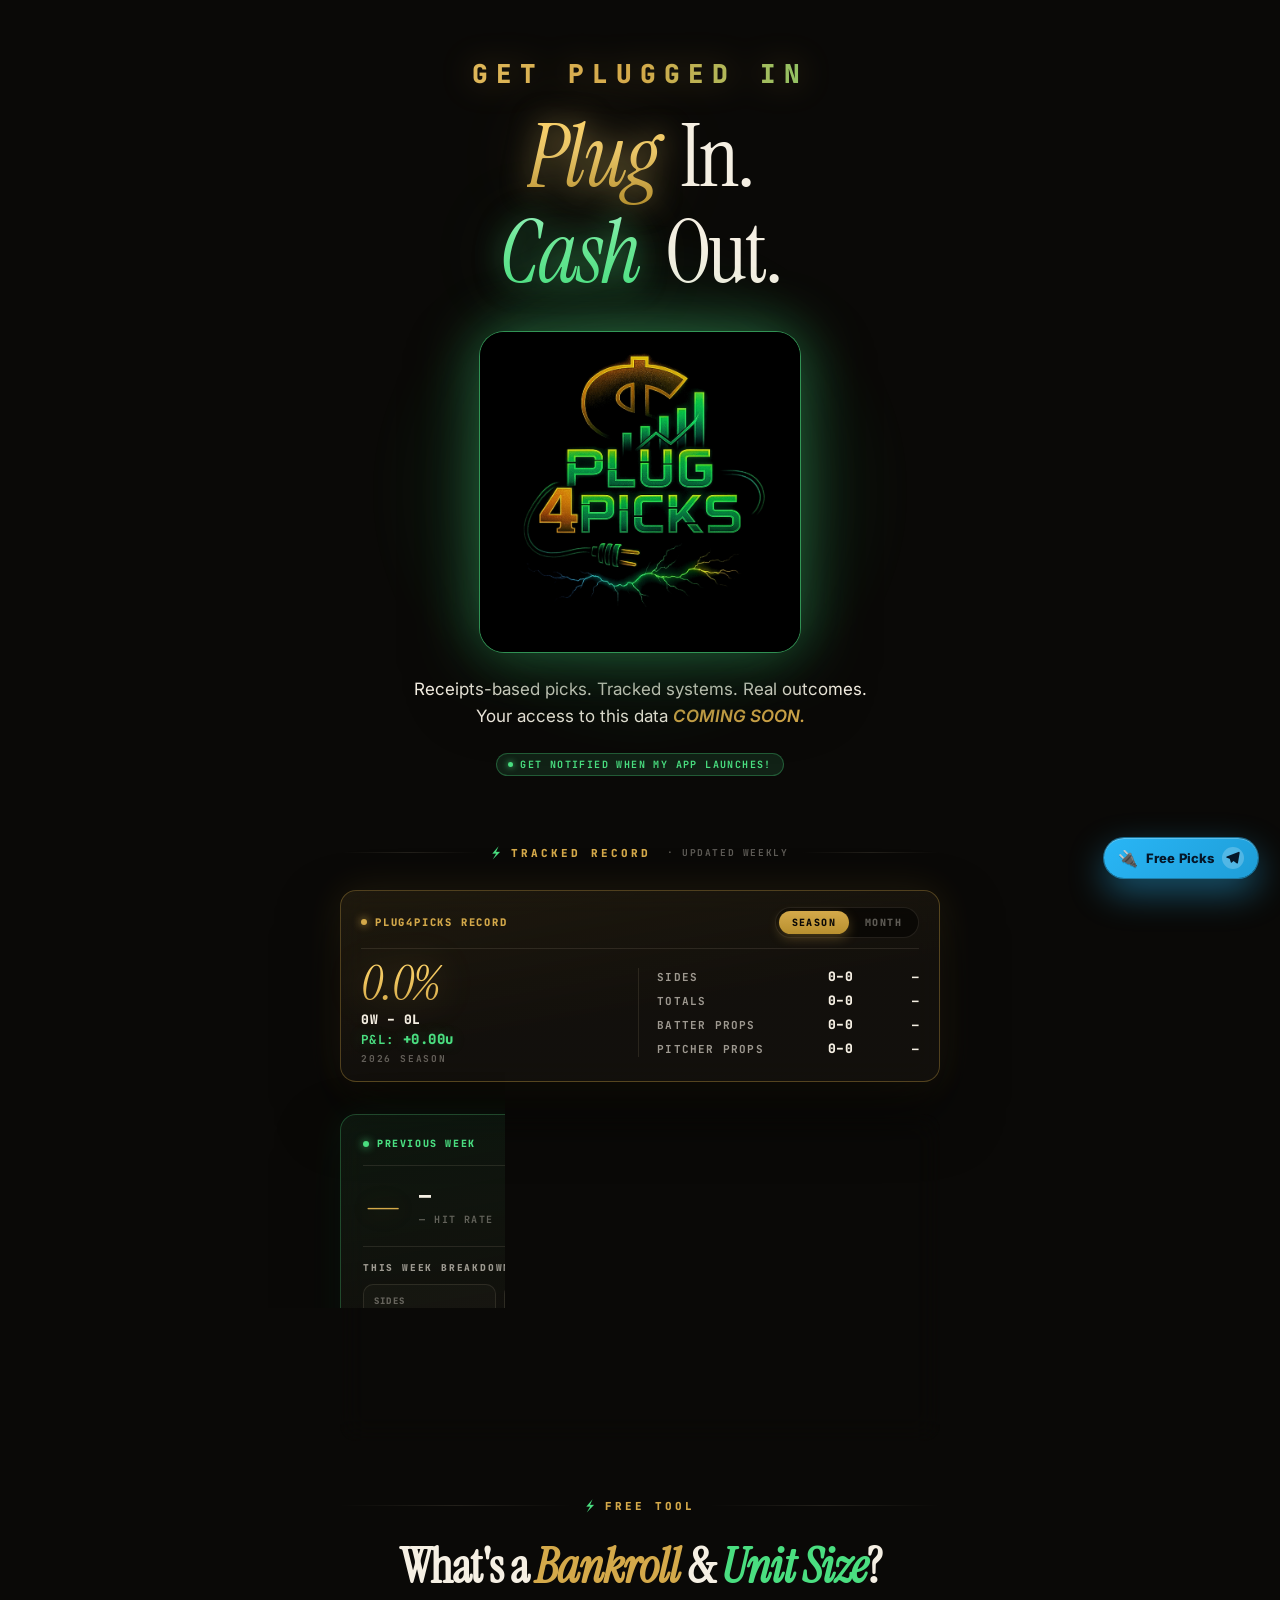
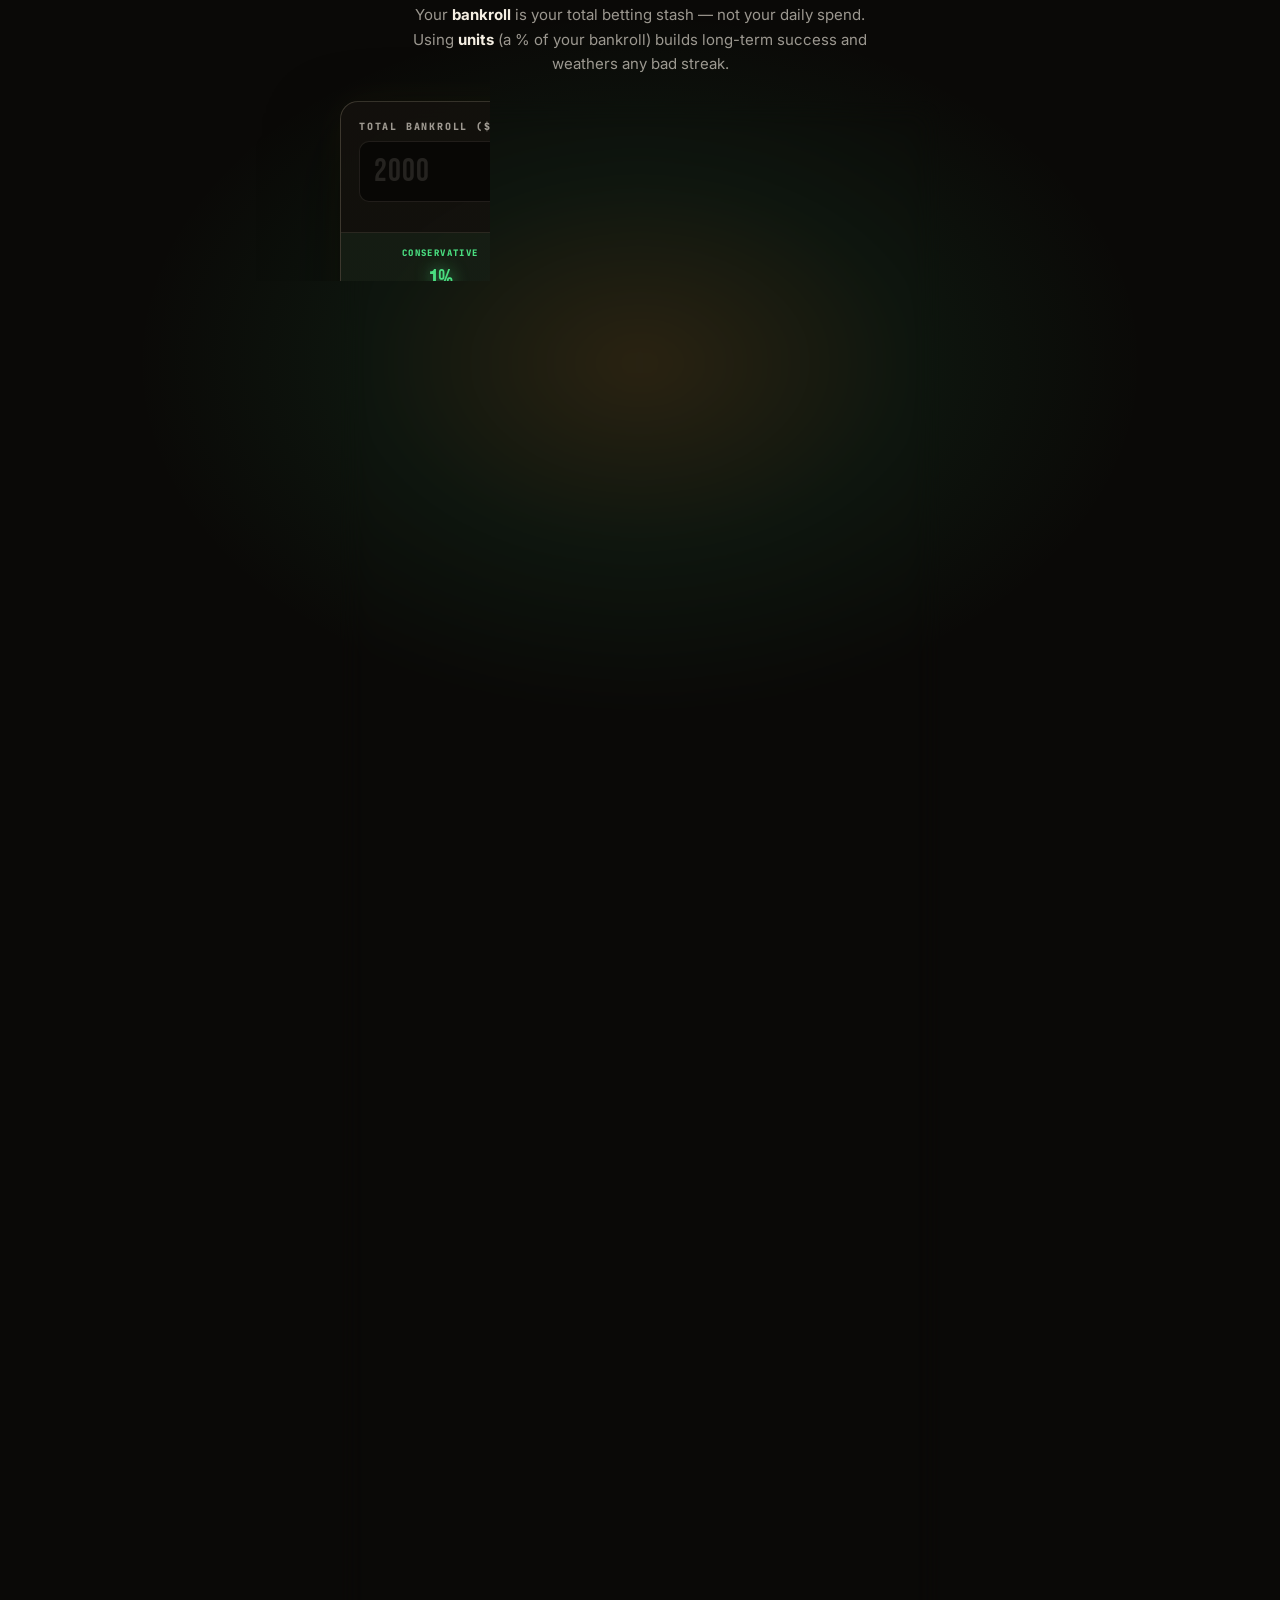
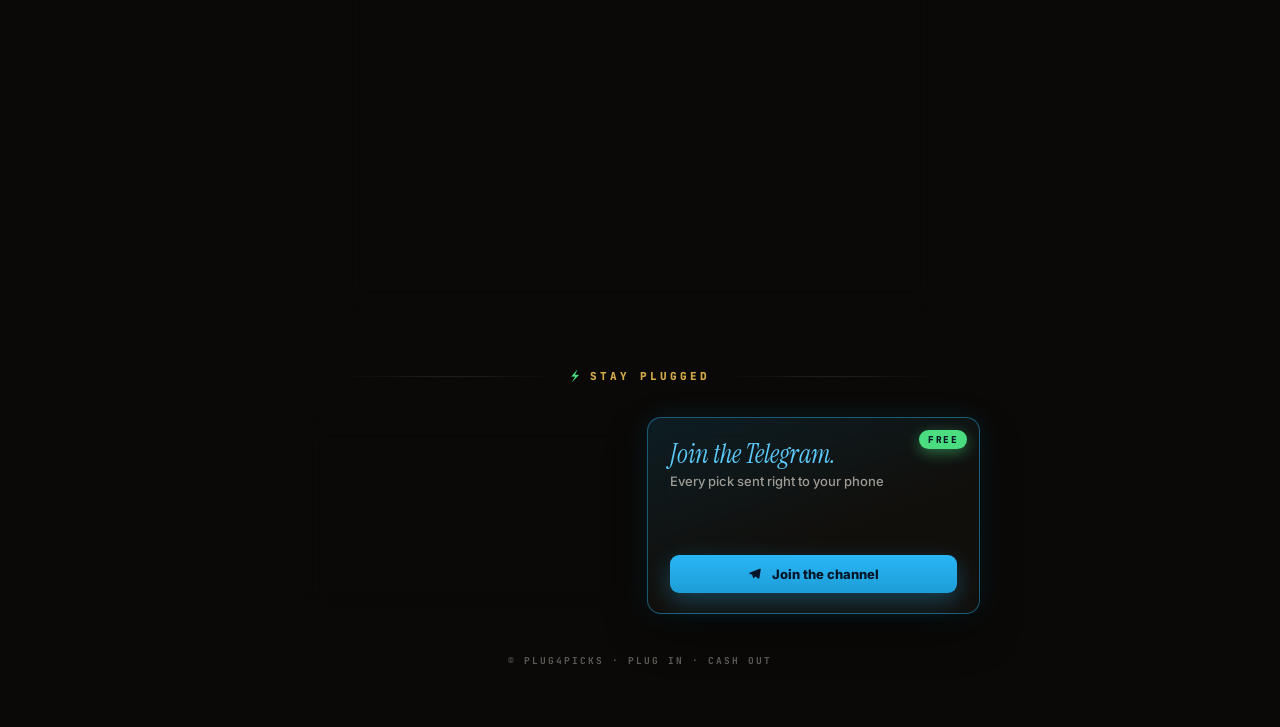
<file: index.html>
<!doctype html>
<html lang="en">
<head>
<meta charset="utf-8"/>
<meta name="viewport" content="width=device-width,initial-scale=1"/>
<title>Plug4Picks — Tracked Sports Betting Picks</title>

<template id="__bundler_thumbnail" data-bg-color="#0A0907">
  <svg viewBox="0 0 1200 800" xmlns="http://www.w3.org/2000/svg">
    <defs>
      <linearGradient id="gold" x1="0" y1="0" x2="0" y2="1">
        <stop offset="0%" stop-color="#FFD56B"/>
        <stop offset="55%" stop-color="#E8C467"/>
        <stop offset="100%" stop-color="#B8902F"/>
      </linearGradient>
      <linearGradient id="green" x1="0" y1="0" x2="0" y2="1">
        <stop offset="0%" stop-color="#9BF0C0"/>
        <stop offset="100%" stop-color="#4ADE80"/>
      </linearGradient>
      <radialGradient id="halo" cx="50%" cy="50%" r="50%">
        <stop offset="0%" stop-color="rgba(74,222,128,0.4)"/>
        <stop offset="100%" stop-color="rgba(74,222,128,0)"/>
      </radialGradient>
    </defs>
    <ellipse cx="600" cy="400" rx="520" ry="320" fill="url(#halo)"/>
    <path d="M 640 220 L 530 410 L 600 410 L 530 580 L 680 380 L 600 380 Z"
          fill="url(#gold)" opacity="0.95"/>
    <text x="380" y="500" font-family="Georgia, serif" font-style="italic"
          font-size="280" font-weight="400" fill="url(#gold)" letter-spacing="-8">P</text>
    <text x="720" y="500" font-family="Georgia, serif" font-style="italic"
          font-size="280" font-weight="400" fill="url(#green)" letter-spacing="-8">4</text>
  </svg>
</template>
<link rel="preconnect" href="https://fonts.googleapis.com">
<link rel="preconnect" href="https://fonts.gstatic.com" crossorigin>
<link href="https://fonts.googleapis.com/css2?family=Inter:wght@400;500;600;700;800;900&family=Instrument+Serif:ital@0;1&family=JetBrains+Mono:wght@400;500;700;800&family=Bebas+Neue&display=swap" rel="stylesheet">
<link rel="stylesheet" href="styles.css"/>
</head>
<body>
<!-- Bundler-friendly logo source: bundler scans img src natively and replaces with a blob URL -->
<img id="logoSrc" src="./plug4picks-logo.jpeg" alt="" style="display:none" aria-hidden="true"/>
<div class="page">
  <div id="storm"></div>
  <div class="content">

    <!-- ── HERO + EMAIL ── -->
    <div id="hero"></div>
    <div id="email"></div>

    <!-- ── TRACKED RECORD ── -->
    <div class="section-divider"><span class="section-eyebrow"><span class="bolt">⚡</span>Tracked Record<span class="eyebrow-tag">· Updated Weekly</span></span></div>
    <div id="season"></div>
    <div id="weekly"></div>

    <!-- ── BANKROLL & UNIT CALCULATOR ── -->
    <div class="section-divider"><span class="section-eyebrow"><span class="bolt">⚡</span>Free Tool</span></div>
    <div class="section-header" id="tool">
      <h2 class="section-title">What's a <em>Bankroll</em> &amp; <span class="green">Unit Size</span>?</h2>
      <p class="section-sub">Your <strong>bankroll</strong> is your total betting stash — not your daily spend. Using <strong>units</strong> (a % of your bankroll) builds long-term success and weathers any bad streak.</p>
    </div>
    <div id="calc"></div>

    <!-- ── CTAs ── -->
    <div class="section-divider" id="stayPlugged"><span class="section-eyebrow"><span class="bolt">⚡</span>Stay Plugged</span></div>
    <div id="cta"></div>

    <div id="foot"></div>
  </div>
</div>

<!-- ── Floating Telegram FAB — bottom-right wayfinder ── -->
<a href="#stayPlugged" class="telegram-fab" id="telegramFab" aria-label="Free Picks via Telegram">
  <span class="fab-emoji" aria-hidden="true">🔌</span>
  <span class="fab-label">Free Picks</span>
  <span class="fab-tg" aria-hidden="true">
    <svg width="16" height="16" viewBox="0 0 24 24" fill="currentColor"><path d="M21.93 4.34a1.4 1.4 0 0 0-1.85-1.39L2.6 9.78a1 1 0 0 0 .08 1.88l4.4 1.46 1.7 5.45a.8.8 0 0 0 1.32.32l2.66-2.47 4.55 3.34a1.4 1.4 0 0 0 2.18-.81z"/></svg>
  </span>
</a>

<script src="partials.js"></script>
<script>
  var __logoEl = document.getElementById('logoSrc');
  var __logoSrc = __logoEl ? __logoEl.currentSrc || __logoEl.src : '';
  document.getElementById('storm').innerHTML  = buildStormOverlay();
  document.getElementById('hero').innerHTML   = buildHero({ logoSrc: __logoSrc });
  document.getElementById('email').innerHTML  = buildEmailForm();
  document.getElementById('season').innerHTML = buildSeasonCard();
  document.getElementById('weekly').innerHTML = buildWeeklyCard();
  document.getElementById('calc').innerHTML   = buildCalcCardSideBySide();
  document.getElementById('cta').innerHTML    = buildCtaRow();
  document.getElementById('foot').innerHTML   = buildFoot();
</script>
<script src="app.js"></script>
<script>
  // ── Telegram FAB: scroll-to-CTA + auto-hide when CTAs visible ──
  (function () {
    const fab = document.getElementById('telegramFab');
    const ctaSection = document.querySelector('.cta-row');
    if (!fab) return;
    fab.addEventListener('click', function (e) {
      e.preventDefault();
      const target = document.getElementById('stayPlugged') || ctaSection;
      if (!target) return;
      const rect = target.getBoundingClientRect();
      const y = window.scrollY + rect.top - 40;
      window.scrollTo({ top: y, behavior: 'smooth' });
    });
    if (ctaSection && 'IntersectionObserver' in window) {
      const obs = new IntersectionObserver(function (entries) {
        entries.forEach(function (en) { fab.classList.toggle('hidden', en.isIntersecting); });
      }, { rootMargin: '0px 0px -10% 0px', threshold: 0.15 });
      obs.observe(ctaSection);
    }
  })();
</script>
</body>
</html>
</file>
<file: styles.css>
/* ============================================================
   Plug4Picks — Merged Coming Soon + Unit Calculator
   Shared styles for all 4 variants
   ============================================================ */

:root {
  --bg: #0A0907;
  --bgRaise: #14110D;
  --text: #F5EFE3;
  --textDim: rgba(245,239,227,0.62);
  --textMute: rgba(245,239,227,0.36);
  --border: rgba(255,235,200,0.10);
  --borderHi: rgba(255,235,200,0.18);
  --gold: #D4A94A;
  --goldHi: #E8C467;
  --green: #4ADE80;
  --greenHi: #6EE898;
  --cyan: #3FD8FF;
  --red: #F87171;
}

*, *::before, *::after { box-sizing: border-box; }
html, body {
  margin: 0; padding: 0; min-height: 100vh;
  background: var(--bg); color: var(--text);
  font-family: 'Inter', system-ui, sans-serif;
  -webkit-font-smoothing: antialiased;
  overflow-x: hidden;
}

/* ───── STORM LIGHTNING (atmospheric, same as base coming-soon page) ──── */
@keyframes lp-strike {
  0%, 100% { opacity: 0; }
  1.0%     { opacity: 1; }
  1.4%     { opacity: 0.15; }
  1.8%     { opacity: 0.95; }
  2.4%     { opacity: 0.0; }
  3.0%     { opacity: 0.55; }
  3.4%     { opacity: 0; }
}
@keyframes lp-flash {
  0%, 100% { opacity: 0; }
  1.0%     { opacity: 0.14; }
  1.8%     { opacity: 0.07; }
  2.4%     { opacity: 0; }
  3.0%     { opacity: 0.05; }
  3.4%     { opacity: 0; }
}
.lp-bolt { animation: lp-strike 14s linear infinite; opacity: 0; animation-fill-mode: backwards; }
.lp-flash-overlay { animation: lp-flash 14s linear infinite; opacity: 0; animation-fill-mode: backwards; }
.lp-b1 { animation-delay: 6.0s;  }
.lp-b2 { animation-delay: 10.5s; }
.lp-b3 { animation-delay: 13.8s; }

@keyframes halo-breathe {
  0%, 100% { opacity: 0.65; transform: scale(1); }
  50%      { opacity: 1;    transform: scale(1.06); }
}
.halo-breathe { animation: halo-breathe 4.2s ease-in-out infinite; }

@keyframes hero-line-up {
  0%   { opacity: 0; transform: translateY(22px); }
  100% { opacity: 1; transform: translateY(0); }
}
@keyframes plug-flicker {
  0%   { opacity: 0; filter: brightness(0.2); }
  8%   { opacity: 0.95; filter: brightness(2.2); }
  14%  { opacity: 0.2; filter: brightness(0.4); }
  22%  { opacity: 1; filter: brightness(2.4); }
  30%  { opacity: 0.4; filter: brightness(0.6); }
  42%  { opacity: 1; filter: brightness(1.8); }
  55%  { opacity: 0.7; filter: brightness(1); }
  100% { opacity: 1; filter: brightness(1); }
}
@keyframes logo-power-on {
  0%, 45% { opacity: 0; transform: scale(0.88); filter: brightness(0.4); }
  50%     { opacity: 0.85; transform: scale(1.04); filter: brightness(2); }
  58%     { opacity: 0.2; filter: brightness(0.5); }
  66%     { opacity: 1; filter: brightness(2.2); }
  74%     { opacity: 0.5; filter: brightness(0.7); }
  82%     { opacity: 1; filter: brightness(1.6); }
  100%    { opacity: 1; transform: scale(1); filter: brightness(1); }
}
@keyframes pulse-dot-anim {
  0%, 100% { opacity: 0.55; transform: scale(1); }
  50%      { opacity: 1;    transform: scale(1.4); }
}
.pulse-dot { animation: pulse-dot-anim 1.6s ease-in-out infinite; }

/* ───── PAGE / LAYOUT ────────────────────────────────────────── */
.page {
  position: relative; min-height: 100vh;
  display: flex; align-items: center; justify-content: center;
  padding: 56px 24px 60px;
  overflow: hidden;
}
.ambient-glow {
  position: absolute; top: 50%; left: 50%;
  transform: translate(-50%, -50%);
  width: 1100px; height: 760px; pointer-events: none; z-index: 0;
  background: radial-gradient(ellipse, rgba(212,169,74,0.16) 0%, rgba(74,222,128,0.06) 35%, transparent 65%);
}
.content {
  position: relative; z-index: 5;
  text-align: center;
  max-width: 680px;
  width: 100%;
}

/* ───── CHIP / PHRASE TRACK ──────────────────────────────────── */
.phrase-track {
  position: relative; display: block; height: 1.3em; margin-bottom: 32px;
}
.phrase-item {
  position: absolute; left: 0; right: 0; top: 0;
  display: flex; align-items: center; justify-content: center;
  font-family: 'JetBrains Mono', monospace;
  font-size: clamp(18px, 2.2vw, 26px);
  font-weight: 800; letter-spacing: 8px;
  background: linear-gradient(90deg, var(--goldHi) 0%, var(--gold) 50%, var(--green) 100%);
  -webkit-background-clip: text; background-clip: text;
  -webkit-text-fill-color: transparent; color: transparent;
  filter: drop-shadow(0 0 16px rgba(212,169,74,0.35));
  opacity: 0;
}
@keyframes phrase-1 {
  0%, 44%   { opacity: 1; transform: translateY(0); }
  50%, 96%  { opacity: 0; transform: translateY(-6px); }
  100%      { opacity: 1; transform: translateY(0); }
}
@keyframes phrase-2 {
  0%, 44%   { opacity: 0; transform: translateY(6px); }
  50%, 96%  { opacity: 1; transform: translateY(0); }
  100%      { opacity: 0; transform: translateY(-6px); }
}
.phrase-1 { animation: phrase-1 8s 0.45s linear infinite; }
.phrase-2 { animation: phrase-2 8s 0.45s linear infinite; }
.phrase-static {
  position: static !important;
  opacity: 1 !important;
  animation: none !important;
  transform: none !important;
}

/* ───── HEADLINE ─────────────────────────────────────────────── */
.h1 {
  font-family: 'Instrument Serif', serif;
  font-size: clamp(50px, 7.6vw, 86px);
  line-height: 1.12;
  letter-spacing: -2.2px;
  font-weight: 400;
  margin: 0 0 24px;
  padding-bottom: 0.08em;
}
.hero-line {
  display: block;
  opacity: 0; transform: translateY(22px);
  animation: hero-line-up 0.75s cubic-bezier(0.2,0.8,0.2,1) forwards;
}
.hero-line-1 { animation-delay: 0.30s; }
.hero-line-2 { animation-delay: 1.37s; }

/* Per-word coloring + electric flash reveal */
.word { display: inline-block; }
.word-white { color: var(--text); }
.word-plug {
  background: linear-gradient(180deg, #FFD56B 0%, #E8C467 45%, #B8902F 100%);
  -webkit-background-clip: text; background-clip: text;
  -webkit-text-fill-color: transparent; color: transparent;
  filter: drop-shadow(0 0 14px rgba(232,196,103,0.55)) drop-shadow(0 0 36px rgba(232,196,103,0.22));
  font-style: italic;
  padding-right: 0.05em;
  margin-right: 0.08em;
  animation: word-electric-gold 1.4s 0.30s ease-out backwards;
}
.word-cash {
  background: linear-gradient(180deg, #9BF0C0 0%, #6EE898 35%, #4ADE80 100%);
  -webkit-background-clip: text; background-clip: text;
  -webkit-text-fill-color: transparent; color: transparent;
  filter: drop-shadow(0 0 14px rgba(74,222,128,0.55)) drop-shadow(0 0 36px rgba(74,222,128,0.22));
  font-style: italic;
  padding-right: 0.05em;
  margin-right: 0.10em;
  animation: word-electric-green 1.4s 1.37s ease-out backwards;
}
@keyframes word-electric-gold {
  0%   { opacity: 0; transform: scale(0.86); filter: brightness(4) drop-shadow(0 0 48px rgba(255,230,150,0.9)); }
  12%  { opacity: 1; transform: scale(1.08); filter: brightness(3.2); }
  22%  { opacity: 0.35; filter: brightness(0.6); }
  34%  { opacity: 1; filter: brightness(2.6); }
  48%  { opacity: 0.55; filter: brightness(0.8); }
  62%  { opacity: 1; filter: brightness(1.8); }
  100% { opacity: 1; transform: scale(1); filter: brightness(1) drop-shadow(0 0 14px rgba(232,196,103,0.55)) drop-shadow(0 0 36px rgba(232,196,103,0.22)); }
}
@keyframes word-electric-green {
  0%   { opacity: 0; transform: scale(0.86); filter: brightness(4) drop-shadow(0 0 48px rgba(180,255,210,0.9)); }
  12%  { opacity: 1; transform: scale(1.08); filter: brightness(3.2); }
  22%  { opacity: 0.35; filter: brightness(0.6); }
  34%  { opacity: 1; filter: brightness(2.6); }
  48%  { opacity: 0.55; filter: brightness(0.8); }
  62%  { opacity: 1; filter: brightness(1.8); }
  100% { opacity: 1; transform: scale(1); filter: brightness(1) drop-shadow(0 0 14px rgba(74,222,128,0.55)) drop-shadow(0 0 36px rgba(74,222,128,0.22)); }
}
.hero-line-plug {
  display: block;
  opacity: 0;
  background: linear-gradient(90deg, #E8C467 0%, #FFD24A 25%, #4ADE80 70%, #3FD8FF 100%);
  -webkit-background-clip: text; background-clip: text;
  -webkit-text-fill-color: transparent; color: transparent;
  filter: drop-shadow(0 0 18px rgba(74,222,128,0.55)) drop-shadow(0 0 36px rgba(255,210,74,0.35));
  animation: plug-flicker 1.6s 1.0s linear forwards;
  font-style: italic;
  font-size: clamp(56px, 8.6vw, 100px);
  letter-spacing: -2.4px;
  margin-top: 0.06em;
}

/* ───── LOGO BLOCK ───────────────────────────────────────────── */
.logo-wrap {
  position: relative; width: 320px; height: 320px;
  margin: 4px auto 24px;
  opacity: 0;
  animation: logo-power-on 1.6s 2.10s linear forwards;
}
.logo-halo {
  position: absolute; inset: -110px; pointer-events: none; z-index: 0;
  background: radial-gradient(circle, rgba(74,222,128,0.42) 0%, rgba(74,222,128,0.18) 28%, rgba(74,222,128,0.05) 50%, transparent 70%);
  filter: blur(8px);
}
.logo-rim {
  position: absolute; inset: -50px; pointer-events: none; z-index: 0;
  background: radial-gradient(circle, rgba(212,169,74,0.28) 0%, transparent 55%);
}
.logo-img {
  position: relative; z-index: 2;
  width: 100%; height: 100%;
  border-radius: 24px; display: block;
  box-shadow:
    0 0 0 1px rgba(74,222,128,0.55),
    0 0 60px rgba(74,222,128,0.45),
    0 30px 70px rgba(0,0,0,0.55);
}

.tagline {
  font-family: 'Inter'; font-size: 17px;
  color: var(--text); line-height: 1.55;
  max-width: 540px; margin: 24px auto 0;
  text-wrap: pretty;
}
.tagline em { color: var(--gold); font-style: italic; font-weight: 600; }
.tagline .accent-green { color: var(--green); font-weight: 700; }

/* ───── EMAIL SECTION ────────────────────────────────────────── */
.email-section { margin-top: 22px; }
.email-label {
  display: inline-flex; align-items: center; gap: 7px;
  padding: 4px 11px; border-radius: 999px;
  background: rgba(74,222,128,0.12);
  border: 1px solid rgba(74,222,128,0.3);
  font-family: 'JetBrains Mono', monospace;
  font-size: 10px; font-weight: 700; letter-spacing: 1.4px;
  color: var(--green); text-transform: uppercase;
  margin-bottom: 12px;
}
.email-label .dot { width: 5px; height: 5px; border-radius: 5px; background: var(--green); box-shadow: 0 0 6px var(--green); }
.email-form { display: flex; gap: 8px; justify-content: center; max-width: 440px; margin: 0 auto; }
.email-input {
  flex: 1; min-width: 0;
  padding: 13px 16px; border-radius: 10px;
  background: rgba(20,17,13,0.7);
  backdrop-filter: blur(12px);
  border: 1px solid var(--border);
  color: var(--text);
  font-family: 'Inter'; font-size: 14px; font-weight: 500;
  outline: none;
  transition: border-color 160ms ease, box-shadow 160ms ease;
}
.email-input::placeholder { color: var(--textMute); }
.email-input:focus {
  border-color: rgba(74,222,128,0.55);
  box-shadow: 0 0 0 3px rgba(74,222,128,0.18);
}
.email-btn {
  padding: 13px 20px; border-radius: 10px;
  background: var(--gold); color: #0A0907;
  font-family: 'Inter'; font-size: 14px; font-weight: 800; letter-spacing: 0.2px;
  border: none; cursor: pointer;
  transition: transform 140ms ease, background 140ms ease;
  white-space: nowrap;
}
.email-btn:hover { background: var(--goldHi); transform: translateY(-1px); }
.email-success {
  display: none;
  margin-top: 8px; padding: 12px 18px; border-radius: 10px;
  background: rgba(74,222,128,0.10);
  border: 1px solid rgba(74,222,128,0.32);
  color: var(--green);
  font-family: 'JetBrains Mono', monospace; font-size: 11px; font-weight: 700; letter-spacing: 1.4px;
  text-transform: uppercase;
}
.email-form.submitted { display: none; }
.email-success.show { display: inline-block; }

/* ───── SECTION DIVIDERS ─────────────────────────────────────── */
.section-divider {
  display: flex; align-items: center; gap: 14px;
  max-width: 600px; margin: 56px auto 28px;
}
.section-divider::before, .section-divider::after {
  content: ''; flex: 1; height: 1px;
  background: linear-gradient(90deg, transparent, var(--border), transparent);
}
.section-eyebrow {
  font-family: 'JetBrains Mono', monospace;
  font-size: 11px; font-weight: 800; letter-spacing: 3px;
  color: var(--gold); text-transform: uppercase;
  display: inline-flex; align-items: center; gap: 8px;
}
.section-eyebrow .bolt { color: var(--green); font-size: 14px; }

.section-header { text-align: center; margin: 0 auto 24px; max-width: 600px; }
.section-title {
  font-family: 'Instrument Serif', serif;
  font-size: clamp(34px, 4.4vw, 48px);
  line-height: 1.0; letter-spacing: -1px;
  color: var(--text);
  margin: 0 0 12px;
}
.section-title em { color: var(--gold); font-style: italic; }
.section-title .green { color: var(--green); font-style: italic; }
.section-sub {
  font-family: 'Inter'; font-size: 15px;
  color: var(--textDim); line-height: 1.65;
  max-width: 480px; margin: 0 auto;
}
.section-sub strong { color: var(--text); }

/* ───── CALCULATOR (re-skinned to match coming-soon palette) ─── */
.calc-card {
  max-width: 600px; margin: 0 auto;
  background: linear-gradient(180deg, rgba(20,17,13,0.85) 0%, rgba(10,9,7,0.92) 100%);
  backdrop-filter: blur(14px);
  border: 1px solid var(--borderHi);
  border-radius: 18px; overflow: hidden;
  box-shadow: 0 30px 70px rgba(0,0,0,0.55), 0 0 40px rgba(212,169,74,0.06);
  text-align: left;
}
.calc-field { padding: 22px 24px; border-bottom: 1px solid var(--border); }
.calc-field label {
  display: flex; align-items: center; justify-content: space-between;
  font-family: 'JetBrains Mono', monospace;
  font-size: 10.5px; font-weight: 800;
  letter-spacing: 2px; text-transform: uppercase; color: var(--textDim);
  margin-bottom: 10px;
}
.calc-field label .hint {
  color: var(--textMute); font-weight: 700; letter-spacing: 1.4px; font-size: 9.5px;
}
.calc-field input {
  width: 100%;
  background: rgba(8,7,5,0.85);
  border: 1px solid var(--border);
  border-radius: 10px;
  color: var(--green);
  font-family: 'Bebas Neue', sans-serif; font-size: 38px;
  letter-spacing: 1px; padding: 12px 18px; outline: none;
  transition: border-color 0.2s, box-shadow 0.2s;
  -webkit-appearance: none;
}
.calc-field input::placeholder { color: rgba(245,239,227,0.12); }
.calc-field input:focus {
  border-color: rgba(74,222,128,0.6);
  box-shadow: 0 0 0 3px rgba(74,222,128,0.15), 0 0 20px rgba(74,222,128,0.1);
}

.calc-output {
  padding: 24px 24px; border-bottom: 1px solid var(--border);
  background: linear-gradient(135deg, rgba(20,40,22,0.55), rgba(10,9,7,0.92));
  position: relative; overflow: hidden;
}
.calc-output::before {
  content: ''; position: absolute; inset: 0;
  background: radial-gradient(ellipse at 50% 130%, rgba(74,222,128,0.12), transparent 65%);
  pointer-events: none;
}
.calc-output-label {
  font-family: 'JetBrains Mono', monospace;
  font-size: 10.5px; font-weight: 800; letter-spacing: 2px;
  text-transform: uppercase; color: var(--textDim); margin-bottom: 8px;
}
.calc-output-value {
  font-family: 'Bebas Neue', sans-serif; font-size: 72px; line-height: 1;
  color: var(--green); letter-spacing: 2px;
  text-shadow: 0 0 30px rgba(74,222,128,0.5), 0 0 60px rgba(74,222,128,0.2);
}
.calc-output-value.pulse { animation: vPulse 0.35s ease; }
@keyframes vPulse {
  50% { transform: scale(1.04); text-shadow: 0 0 50px rgba(74,222,128,0.9), 0 0 100px rgba(74,222,128,0.4); }
}
.calc-output-sub {
  font-family: 'JetBrains Mono', monospace;
  font-size: 11px; color: var(--textMute); margin-top: 8px;
  font-weight: 700; letter-spacing: 1.4px; text-transform: uppercase;
}

/* Risk tabs */
.risk-tabs { display: grid; grid-template-columns: 1fr 1fr 1fr; border-bottom: 1px solid var(--border); }
.risk-tab {
  padding: 18px 8px 16px; text-align: center; cursor: pointer;
  border-right: 1px solid var(--border); transition: background 0.2s; user-select: none;
}
.risk-tab:last-child { border-right: none; }
.risk-tab:hover { background: rgba(255,255,255,0.025); }
.tab-sublabel {
  font-family: 'JetBrains Mono', monospace;
  font-size: 9.5px; font-weight: 800; letter-spacing: 1.6px;
  text-transform: uppercase; color: var(--textMute); margin-bottom: 6px;
  transition: color 0.2s;
}
.tab-pct {
  font-family: 'Bebas Neue', sans-serif; font-size: 30px;
  color: var(--textMute); transition: color 0.2s, text-shadow 0.2s;
  margin-bottom: 4px;
}
.tab-amt {
  font-family: 'JetBrains Mono', monospace;
  font-size: 12px; font-weight: 800;
  color: var(--textMute); transition: color 0.2s; margin-bottom: 8px;
}
.tab-desc {
  font-family: 'Inter';
  font-size: 12px; color: var(--textDim); font-weight: 500;
  line-height: 1.45; transition: color 0.2s; padding: 0 4px;
}
.risk-tab.active-low  { background: rgba(74,222,128,0.06);  border-bottom: 2px solid var(--green); }
.risk-tab.active-mid  { background: rgba(212,169,74,0.06);  border-bottom: 2px solid var(--gold); }
.risk-tab.active-high { background: rgba(63,216,255,0.06);  border-bottom: 2px solid var(--cyan); }
.risk-tab.active-low  .tab-pct { color: var(--green); text-shadow: 0 0 16px rgba(74,222,128,0.7); }
.risk-tab.active-mid  .tab-pct { color: var(--gold);  text-shadow: 0 0 16px rgba(212,169,74,0.7); }
.risk-tab.active-high .tab-pct { color: var(--cyan);  text-shadow: 0 0 16px rgba(63,216,255,0.7); }
.risk-tab.active-low  .tab-sublabel { color: var(--green); }
.risk-tab.active-mid  .tab-sublabel { color: var(--gold); }
.risk-tab.active-high .tab-sublabel { color: var(--cyan); }
.risk-tab.active-low  .tab-amt { color: var(--green); }
.risk-tab.active-mid  .tab-amt { color: var(--gold); }
.risk-tab.active-high .tab-amt { color: var(--cyan); }
.risk-tab.active-low .tab-desc,
.risk-tab.active-mid .tab-desc,
.risk-tab.active-high .tab-desc { color: var(--text); }

/* Warning section */
.warning-section { padding: 22px 24px; border-bottom: 1px solid var(--border); }
.warn-header { display: flex; align-items: center; justify-content: center; gap: 8px; margin-bottom: 8px; }
.warn-sub { text-align: center; }
.warn-title {
  font-family: 'JetBrains Mono', monospace;
  font-size: 11px; font-weight: 800; letter-spacing: 2.2px;
  text-transform: uppercase; color: var(--red);
}
.warn-sub {
  font-family: 'Inter';
  font-size: 14px; color: var(--textDim); font-weight: 500;
  margin-bottom: 14px; line-height: 1.65;
}
.warn-sub strong { color: var(--text); }
.streak-chart-wrap {
  background: rgba(8,7,5,0.75); border: 1px solid var(--border);
  border-radius: 12px; padding: 14px 14px 10px;
}
.chart-title {
  font-family: 'JetBrains Mono', monospace;
  font-size: 9.5px; font-weight: 800; letter-spacing: 1.6px;
  text-transform: uppercase; color: var(--textMute); margin-bottom: 10px; text-align: center;
}
#streakChart { width: 100%; display: block; }
.chart-legend { display: flex; justify-content: center; gap: 16px; margin-top: 10px; }
.legend-item {
  display: flex; align-items: center; gap: 6px;
  font-family: 'JetBrains Mono', monospace;
  font-size: 10.5px; font-weight: 700; color: var(--textDim);
}
.legend-dot { width: 9px; height: 9px; border-radius: 50%; }

/* How I bet */
.how-i-bet { padding: 22px 24px; }
.hib-title {
  font-family: 'JetBrains Mono', monospace;
  font-size: 11px; font-weight: 800; letter-spacing: 2.2px;
  text-transform: uppercase; color: var(--cyan);
  margin-bottom: 14px;
  display: flex; align-items: center; justify-content: center; gap: 10px;
}
.hib-title::before, .hib-title::after {
  content: ''; display: block; width: 18px; height: 1px;
  background: linear-gradient(90deg, transparent, currentColor, transparent);
}

.method-tabs { display: grid; grid-template-columns: 1fr 1fr; gap: 10px; margin-bottom: 16px; }
.method-tab {
  padding: 14px 12px; border-radius: 12px; cursor: pointer; text-align: center;
  border: 1px solid var(--border); background: rgba(8,7,5,0.75);
  transition: all 0.2s; user-select: none;
}
.method-tab:hover { background: rgba(255,255,255,0.03); }
.method-tab .mt-label {
  font-family: 'JetBrains Mono', monospace;
  font-size: 11px; font-weight: 800; letter-spacing: 2px;
  color: var(--textMute); transition: color 0.2s; margin-bottom: 4px;
  text-transform: uppercase;
}
.method-tab .mt-sub {
  font-family: 'Inter';
  font-size: 12px; color: var(--textMute); font-weight: 500;
  transition: color 0.2s; line-height: 1.4;
}
.method-tab.active-risk  { border-color: var(--green); background: rgba(74,222,128,0.07); box-shadow: 0 0 16px rgba(74,222,128,0.1); }
.method-tab.active-win   { border-color: var(--gold);  background: rgba(212,169,74,0.07); box-shadow: 0 0 16px rgba(212,169,74,0.1); }
.method-tab.active-risk  .mt-label { color: var(--green); }
.method-tab.active-win   .mt-label { color: var(--gold); }
.method-tab.active-risk  .mt-sub,
.method-tab.active-win   .mt-sub { color: var(--text); }

.scenario-label {
  font-family: 'JetBrains Mono', monospace;
  font-size: 10px; font-weight: 800; letter-spacing: 1.8px;
  text-transform: uppercase; color: var(--textMute); margin-bottom: 10px; text-align: center;
}
.compare-wrap { display: grid; grid-template-columns: 1fr 1fr; gap: 10px; margin-bottom: 6px; }
.compare-box {
  background: rgba(8,7,5,0.75); border: 1px solid var(--border);
  border-radius: 12px; overflow: hidden;
  transition: border-color 0.2s, box-shadow 0.2s;
}
.compare-box-header {
  padding: 9px 12px;
  font-family: 'JetBrains Mono', monospace;
  font-size: 10.5px; font-weight: 800; letter-spacing: 1.8px;
  text-transform: uppercase; text-align: center;
}
.compare-box-header.win-header  { background: rgba(74,222,128,0.08);  color: var(--green); border-bottom: 1px solid rgba(74,222,128,0.2); }
.compare-box-header.loss-header { background: rgba(248,113,113,0.08); color: var(--red);   border-bottom: 1px solid rgba(248,113,113,0.2); }
.bet-rows { padding: 6px 8px; display: flex; flex-direction: column; gap: 2px; }
.bet-row {
  display: flex; justify-content: space-between; align-items: center;
  padding: 4px 6px; border-radius: 6px;
  font-family: 'JetBrains Mono', monospace;
  font-size: 11.5px; font-weight: 700;
}
.bet-row .br-line { color: var(--textMute); font-size: 10.5px; min-width: 34px; }
.bet-row .br-out  { font-family: 'Bebas Neue', sans-serif; font-size: 13px; letter-spacing: 0.4px; }
.bet-row.won  { background: rgba(74,222,128,0.06); }
.bet-row.lost { background: rgba(248,113,113,0.06); }
.bet-row.won  .br-out { color: var(--green); }
.bet-row.lost .br-out { color: var(--red); }
.net-row {
  margin: 6px 8px 8px;
  padding: 8px 10px; border-radius: 8px;
  display: flex; justify-content: space-between; align-items: center;
}
.net-row.net-pos { background: rgba(74,222,128,0.10); border: 1px solid rgba(74,222,128,0.25); }
.net-row.net-neg { background: rgba(248,113,113,0.10); border: 1px solid rgba(248,113,113,0.25); }
.net-label {
  font-family: 'JetBrains Mono', monospace;
  font-size: 10px; font-weight: 800; letter-spacing: 1.8px;
  text-transform: uppercase; color: var(--textMute);
}
.net-val { font-family: 'Bebas Neue', sans-serif; font-size: 18px; letter-spacing: 1px; }
.net-pos .net-val { color: var(--green); text-shadow: 0 0 12px rgba(74,222,128,0.5); }
.net-neg .net-val { color: var(--red);   text-shadow: 0 0 12px rgba(248,113,113,0.5); }
.compare-box.highlight-risk { border-color: var(--green); box-shadow: 0 0 16px rgba(74,222,128,0.12); }
.compare-box.highlight-win  { border-color: var(--gold);  box-shadow: 0 0 16px rgba(212,169,74,0.12); }
.method-note {
  font-family: 'Inter';
  font-size: 13.5px; color: var(--textDim); text-align: left;
  margin-top: 10px; margin-bottom: 14px; line-height: 1.65; font-weight: 500; padding: 0 4px;
}
.method-note strong { color: var(--text); }
.method-note .green { color: var(--green); font-weight: 700; }
.method-note .gold  { color: var(--gold); font-weight: 700; }
.method-note .red   { color: var(--red); font-weight: 700; }

/* Calc top grid: bankroll input + per-unit output side-by-side */
.calc-top-grid {
  display: grid;
  grid-template-columns: 1fr 1fr;
  border-bottom: 1px solid var(--border);
}
.calc-top-grid > .calc-field {
  border-bottom: none;
  border-right: 1px solid var(--border);
  padding: 18px 18px;
}
.calc-top-grid > .calc-output {
  border-bottom: none;
  padding: 18px 18px;
}
.calc-top-grid .calc-field input {
  font-size: 32px;
  padding: 10px 14px;
}
.calc-top-grid .calc-output-value { font-size: 52px; letter-spacing: 1.5px; }
.calc-top-grid .calc-output-sub { font-size: 10px; letter-spacing: 1.2px; }
.calc-top-grid .calc-field label,
.calc-top-grid .calc-output-label { font-size: 10px; letter-spacing: 1.8px; margin-bottom: 8px; }

/* Force risk-tabs to always show 3 columns even at narrow widths */
.risk-tabs.force-3col { grid-template-columns: 1fr 1fr 1fr !important; }
.risk-tabs.force-3col .risk-tab {
  border-right: 1px solid var(--border) !important;
  border-bottom: none !important;
  padding: 14px 6px 12px;
}
.risk-tabs.force-3col .risk-tab:last-child { border-right: none !important; }
.risk-tabs.force-3col .tab-pct { font-size: 26px; }
.risk-tabs.force-3col .tab-desc { font-size: 11px; }
.risk-tabs.force-3col .tab-sublabel { font-size: 9px; letter-spacing: 1.4px; }
.risk-tabs.force-3col .tab-amt { font-size: 11px; }

@media (max-width: 460px) {
  .calc-top-grid { grid-template-columns: 1fr; }
  .calc-top-grid > .calc-field {
    border-right: none;
    border-bottom: 1px solid var(--border);
  }
}

/* ───── "U = UNIT" EXPLAINER MICRO-CARD ─────────────────────── */
.u-explainer {
  max-width: 600px; margin: 0 auto;
  padding: 18px 22px;
  border-radius: 14px;
  background: linear-gradient(140deg, rgba(212,169,74,0.07) 0%, rgba(20,17,13,0.85) 60%);
  border: 1px solid rgba(212,169,74,0.24);
  display: grid;
  grid-template-columns: auto 1fr;
  gap: 18px;
  align-items: center;
  text-align: left;
}
.u-glyph {
  font-family: 'Instrument Serif', serif;
  font-style: italic;
  font-size: 86px; line-height: 0.85;
  letter-spacing: -2px;
  background: linear-gradient(180deg, #FFD56B 0%, #D4A94A 100%);
  -webkit-background-clip: text; background-clip: text;
  -webkit-text-fill-color: transparent; color: transparent;
  filter: drop-shadow(0 0 18px rgba(212,169,74,0.45));
  padding-left: 6px;
}
.u-text { min-width: 0; }
.u-eyebrow {
  font-family: 'JetBrains Mono', monospace;
  font-size: 10px; font-weight: 800; letter-spacing: 2px;
  color: var(--green); text-transform: uppercase;
  margin-bottom: 6px;
}
.u-title {
  font-family: 'Instrument Serif', serif;
  font-size: 22px; line-height: 1.1;
  color: var(--text); margin-bottom: 6px;
}
.u-title em { color: var(--gold); font-style: italic; }
.u-text p {
  margin: 0;
  font-family: 'Inter'; font-size: 13px; line-height: 1.55;
  color: var(--textDim); font-weight: 500;
}
.u-text p strong { color: var(--text); }

/* ───── SIDE-BY-SIDE COMPARE (V1) ───────────────────────────── */
.how-i-bet.sbs { padding: 22px 18px 22px; }

.style-key {
  display: grid; grid-template-columns: 1fr 1fr; gap: 8px;
  margin-bottom: 18px;
}
.style-key-item {
  display: flex; align-items: flex-start; gap: 10px;
  padding: 10px 12px;
  border-radius: 10px;
  background: rgba(8,7,5,0.7);
  border: 1px solid var(--border);
  text-align: left;
  cursor: pointer;
  font: inherit; color: inherit;
  transition: background 160ms ease, border-color 160ms ease, box-shadow 160ms ease, transform 140ms ease;
}
.style-key-item:hover {
  transform: translateY(-1px);
  background: rgba(255,255,255,0.025);
}
.style-key-item.active-risk {
  background: linear-gradient(135deg, rgba(212,169,74,0.14) 0%, rgba(20,17,13,0.92) 100%);
  border-color: rgba(212,169,74,0.55);
  box-shadow: 0 0 22px rgba(212,169,74,0.16), inset 0 0 0 1px rgba(212,169,74,0.18);
}
.style-key-item.active-win {
  background: linear-gradient(135deg, rgba(63,216,255,0.14) 0%, rgba(20,17,13,0.92) 100%);
  border-color: rgba(63,216,255,0.55);
  box-shadow: 0 0 22px rgba(63,216,255,0.16), inset 0 0 0 1px rgba(63,216,255,0.18);
}
.key-swatch {
  flex: 0 0 4px;
  width: 4px; min-height: 26px; border-radius: 2px; margin-top: 1px;
}
.key-swatch-risk { background: var(--gold); box-shadow: 0 0 8px rgba(212,169,74,0.7); }
.key-swatch-win  { background: var(--cyan); box-shadow: 0 0 8px rgba(63,216,255,0.7); }
.key-text {
  font-family: 'Inter'; font-size: 11.5px; line-height: 1.4;
  color: var(--textDim); font-weight: 500;
  min-width: 0;
}
.key-title {
  font-family: 'JetBrains Mono', monospace;
  font-size: 11px; font-weight: 800; letter-spacing: 1.4px;
  color: var(--text); text-transform: uppercase;
  margin-bottom: 5px;
  transition: color 160ms ease;
}
.key-desc {
  font-family: 'Inter';
  font-size: 11.5px; line-height: 1.45;
  color: var(--textDim); font-weight: 500;
}
.key-desc strong { color: var(--text); font-weight: 700; }
.style-key-item.active-risk .key-title { color: var(--gold); }
.style-key-item.active-win  .key-title { color: var(--cyan); }
.style-key-item.active-risk .key-desc strong { color: var(--gold); }
.style-key-item.active-win  .key-desc strong { color: var(--cyan); }
.method-note-center {
  text-align: center;
  font-family: 'Inter';
  font-size: 14px;
  color: var(--text);
  margin-bottom: 6px;
  font-weight: 500;
}
.method-note-center strong { color: var(--text); font-weight: 700; }
.method-note-center .dollar-mark {
  color: var(--gold);
  font-family: 'Instrument Serif', serif;
  font-style: italic;
  font-size: 19px;
  font-weight: 400;
  filter: drop-shadow(0 0 8px rgba(212,169,74,0.45));
}
.method-sub-center {
  text-align: center;
  font-family: 'Inter';
  font-size: 12px;
  color: var(--textMute);
  margin-top: 0;
  margin-bottom: 18px;
  font-style: italic;
  font-weight: 500;
}

/* Inline "Updated Weekly" tag next to the section eyebrow title */
.eyebrow-tag {
  display: inline-block;
  margin-left: 8px;
  color: var(--textMute);
  font-weight: 700;
  letter-spacing: 1.6px;
  font-size: 9.5px;
}

.scenario-block { margin-bottom: 18px; }
.scenario-block:last-of-type { margin-bottom: 4px; }

.scenario-head {
  display: flex; align-items: center; justify-content: space-between;
  margin-bottom: 10px; padding: 0 2px;
}
.scenario-pill {
  display: inline-flex; align-items: center; gap: 8px;
  padding: 5px 11px; border-radius: 999px;
  font-family: 'JetBrains Mono', monospace;
  font-size: 10px; font-weight: 800; letter-spacing: 1.6px;
  text-transform: uppercase;
}
.scenario-pill-win {
  background: rgba(74,222,128,0.12);
  color: var(--green);
  border: 1px solid rgba(74,222,128,0.32);
}
.scenario-pill-loss {
  background: rgba(248,113,113,0.12);
  color: var(--red);
  border: 1px solid rgba(248,113,113,0.32);
}
.scenario-meta {
  font-family: 'JetBrains Mono', monospace;
  font-size: 9.5px; font-weight: 700; letter-spacing: 1.4px;
  color: var(--textMute); text-transform: uppercase;
}

/* Force 2-col compare boxes even at narrow widths — this is the whole point */
.compare-wrap.sbs-grid {
  display: grid;
  grid-template-columns: 1fr 1fr !important;
  gap: 8px;
  margin-bottom: 0;
}
.compare-wrap.sbs-grid .compare-box {
  min-width: 0;
  transition: opacity 200ms ease, border-color 200ms ease, box-shadow 200ms ease, filter 200ms ease;
}
.compare-wrap.sbs-grid .compare-box-header {
  padding: 9px 6px;
  font-size: 10.5px; letter-spacing: 1.4px;
}
.compare-wrap.sbs-grid .bet-rows { padding: 6px 8px; }
.compare-wrap.sbs-grid .bet-row {
  padding: 5px 8px;
  font-size: 13px;
}
.compare-wrap.sbs-grid .bet-row .br-line {
  font-size: 13px; min-width: 38px;
  color: var(--text);  /* WHITE for readability */
  font-weight: 700;
}
.compare-wrap.sbs-grid .bet-row .br-out { font-size: 17px; letter-spacing: 0.4px; }
.compare-wrap.sbs-grid .net-row {
  margin: 7px 8px 8px; padding: 9px 8px;
  display: grid;
  grid-template-columns: 1fr 1fr 1fr;
  gap: 4px;
  align-items: start;
}
.compare-wrap.sbs-grid .net-side {
  display: flex; flex-direction: column;
  line-height: 1.05;
}
.compare-wrap.sbs-grid .net-side.net-left  { text-align: left;   align-items: flex-start; }
.compare-wrap.sbs-grid .net-side.net-mid   { text-align: center; align-items: center; }
.compare-wrap.sbs-grid .net-side.net-right { text-align: right;  align-items: flex-end; }
.compare-wrap.sbs-grid .net-k {
  font-family: 'JetBrains Mono', monospace;
  font-size: 9px; font-weight: 800; letter-spacing: 1.4px;
  text-transform: uppercase;
  color: var(--textMute);
  margin-bottom: 4px;
}
.compare-wrap.sbs-grid .net-v {
  font-family: 'Bebas Neue', sans-serif;
  font-size: 18px; letter-spacing: 0.4px;
  line-height: 1;
}
.compare-wrap.sbs-grid .net-v-neutral { color: var(--text); }
.net-pos .net-v-roi,
.net-pos .net-v-total { color: var(--green); }
.net-neg .net-v-roi,
.net-neg .net-v-total { color: var(--red); }
.compare-wrap.sbs-grid .net-v-total {
  font-size: 17px;
  letter-spacing: 0.3px;
}

/* Center scenario header */
.scenario-head { justify-content: center !important; }

/* Focus-driven highlight: clicked style glows, other dims */
.how-i-bet.sbs[data-focus="risk"] .compare-box.highlight-risk {
  border-color: var(--gold) !important;
  box-shadow: 0 0 22px rgba(212,169,74,0.22), inset 0 0 0 1px rgba(212,169,74,0.20) !important;
}
.how-i-bet.sbs[data-focus="risk"] .compare-box.highlight-win {
  opacity: 0.42;
  filter: saturate(0.7);
  border-color: var(--border) !important;
  box-shadow: none !important;
}
.how-i-bet.sbs[data-focus="win"] .compare-box.highlight-win {
  border-color: var(--cyan) !important;
  box-shadow: 0 0 22px rgba(63,216,255,0.22), inset 0 0 0 1px rgba(63,216,255,0.20) !important;
}
.how-i-bet.sbs[data-focus="win"] .compare-box.highlight-risk {
  opacity: 0.42;
  filter: saturate(0.7);
  border-color: var(--border) !important;
  box-shadow: none !important;
}

/* method-note inline color helpers */
.method-note .cyan { color: var(--cyan); font-weight: 700; }

/* (sbs-takeaway hidden in markup; styles kept for reference only) */
.sbs-takeaway { display: none !important; }

@media (max-width: 460px) {
  .compare-wrap.sbs-grid .bet-row { font-size: 10px; }
  .compare-wrap.sbs-grid .bet-row .br-out { font-size: 11px; }
  .compare-wrap.sbs-grid .net-val { font-size: 14px; }
  .style-key { grid-template-columns: 1fr; }
}

/* Tracked Record subtitle — small gray italic note */
.tracked-subtitle {
  text-align: center;
  font-family: 'JetBrains Mono', monospace;
  font-size: 10px; font-weight: 700; letter-spacing: 1.6px;
  color: var(--textMute);
  text-transform: uppercase;
  margin: -14px auto 22px;
  font-style: italic;
}

/* ───── FLOATING TELEGRAM FAB ────────────────────────────────── */
.telegram-fab {
  position: fixed;
  bottom: 22px; right: 22px;
  z-index: 60;
  display: inline-flex; align-items: center; gap: 8px;
  padding: 9px 14px;
  border-radius: 999px;
  background: linear-gradient(135deg, #29B6F6 0%, #1E9DD7 100%);
  color: #051628;
  font-family: 'Inter';
  font-size: 13px; font-weight: 800;
  text-decoration: none;
  letter-spacing: 0.1px;
  box-shadow:
    0 14px 36px rgba(41,182,246,0.45),
    0 0 0 1px rgba(41,182,246,0.55),
    inset 0 1px 0 rgba(255,255,255,0.25);
  cursor: pointer;
  opacity: 0;
  transform: translateY(20px);
  animation: fab-enter 0.6s 1.6s cubic-bezier(0.2,0.8,0.2,1) forwards;
  transition: transform 240ms ease, box-shadow 240ms ease, opacity 280ms ease;
}
@keyframes fab-enter {
  to { opacity: 1; transform: translateY(0); }
}
.telegram-fab:hover {
  transform: translateY(-2px);
  box-shadow:
    0 22px 52px rgba(41,182,246,0.60),
    0 0 0 1px rgba(41,182,246,0.85),
    inset 0 1px 0 rgba(255,255,255,0.35);
}
.telegram-fab .fab-emoji {
  font-size: 16px;
  line-height: 1;
  filter: drop-shadow(0 1px 0 rgba(0,0,0,0.18));
}
.telegram-fab .fab-label {
  font-weight: 800;
  font-size: 13px;
  white-space: nowrap;
}
.telegram-fab .fab-tg {
  display: inline-flex;
  width: 22px; height: 22px;
  border-radius: 50%;
  background: rgba(255,255,255,0.22);
  align-items: center; justify-content: center;
  flex-shrink: 0;
  animation: fab-tg-pulse 2.2s ease-in-out infinite;
}
@keyframes fab-tg-pulse {
  0%, 100% { box-shadow: 0 0 0 0 rgba(255,255,255,0.4); }
  50%      { box-shadow: 0 0 0 6px rgba(255,255,255,0); }
}
.telegram-fab.hidden {
  opacity: 0;
  pointer-events: none;
  transform: translateY(20px);
}

@media (max-width: 480px) {
  .telegram-fab {
    bottom: 14px; right: 14px;
    padding: 8px 12px;
    gap: 7px;
    font-size: 12px;
  }
  .telegram-fab .fab-emoji { font-size: 14px; }
  .telegram-fab .fab-label { font-size: 12px; }
  .telegram-fab .fab-tg { width: 20px; height: 20px; }
  .telegram-fab .fab-tg svg { width: 14px; height: 14px; }
}

/* ───── SEASON RECORD CARD ──────────────────────────────────── */
.season-card {
  position: relative;
  margin: 0 auto 14px;
  max-width: 600px;
  padding: 16px 20px 16px;
  border-radius: 16px;
  background: linear-gradient(170deg, rgba(212,169,74,0.10) 0%, rgba(20,17,13,0.85) 60%);
  backdrop-filter: blur(14px);
  border: 1px solid rgba(212,169,74,0.32);
  box-shadow: 0 30px 60px rgba(0,0,0,0.5), 0 0 40px rgba(212,169,74,0.12);
  text-align: left;
}
.season-head {
  display: flex; align-items: center; justify-content: space-between;
  padding-bottom: 10px; margin-bottom: 12px;
  border-bottom: 1px solid var(--border);
}
.season-label {
  display: inline-flex; align-items: center; gap: 8px;
  font-family: 'JetBrains Mono', monospace;
  font-size: 10.5px; font-weight: 800; letter-spacing: 1.8px;
  color: var(--gold); text-transform: uppercase;
}
.season-label .dot { width: 6px; height: 6px; border-radius: 6px; background: var(--gold); box-shadow: 0 0 8px var(--gold); }
.season-toggle {
  display: inline-flex; gap: 3px;
  padding: 3px; border-radius: 999px;
  background: rgba(8,7,5,0.75);
  border: 1px solid var(--border);
}
.season-tab {
  padding: 5px 13px; border-radius: 999px;
  background: transparent; border: none;
  color: var(--textMute);
  font-family: 'JetBrains Mono', monospace;
  font-size: 10px; font-weight: 800; letter-spacing: 1.4px;
  text-transform: uppercase;
  cursor: pointer;
  transition: background 160ms ease, color 160ms ease;
}
.season-tab:hover:not(.active) { color: var(--textDim); }
.season-tab.active {
  background: linear-gradient(180deg, var(--gold), #B8902F);
  color: #0A0907;
  box-shadow: 0 4px 12px rgba(212,169,74,0.32);
}

/* 2-col now: hero | breakdown (last10 removed) */
.season-body {
  display: grid;
  grid-template-columns: 1fr 1.1fr;
  gap: 22px;
  align-items: center;
}

.season-hero { min-width: 0; }
.season-pct {
  font-family: 'Instrument Serif', serif;
  font-style: italic;
  font-size: 48px; line-height: 0.95; letter-spacing: -1.2px;
  background: linear-gradient(180deg, #FFD56B 0%, #D4A94A 100%);
  -webkit-background-clip: text; background-clip: text;
  -webkit-text-fill-color: transparent; color: transparent;
  filter: drop-shadow(0 0 18px rgba(212,169,74,0.35));
  margin-bottom: 4px;
}
.season-record {
  font-family: 'JetBrains Mono', monospace;
  font-size: 13px; font-weight: 800; letter-spacing: 0.5px;
  color: var(--text);
  margin-bottom: 2px;
}
.season-pl {
  font-family: 'JetBrains Mono', monospace;
  font-size: 12.5px; font-weight: 700;
  letter-spacing: 0.4px;
  margin-bottom: 4px;
}
.season-pl strong { font-weight: 800; font-size: 14px; }
.season-pl.pos { color: var(--green); text-shadow: 0 0 14px rgba(74,222,128,0.25); }
.season-pl.neg { color: var(--red); }
.season-period-label {
  font-family: 'JetBrains Mono', monospace;
  font-size: 9.5px; font-weight: 700; letter-spacing: 1.8px;
  color: var(--textMute);
}

.season-breakdown {
  display: flex; flex-direction: column; gap: 7px;
  padding-left: 18px;
  border-left: 1px solid var(--border);
  min-width: 0;
}
.ss-row {
  display: grid;
  grid-template-columns: 1fr auto auto;
  gap: 10px;
  align-items: center;
}
.ss-k {
  font-family: 'JetBrains Mono', monospace;
  font-size: 11px; font-weight: 700; letter-spacing: 1.2px;
  color: var(--textDim); text-transform: uppercase;
  white-space: nowrap;
}
.ss-v {
  font-family: 'JetBrains Mono', monospace;
  font-size: 13px; font-weight: 800; letter-spacing: 0.4px;
  color: var(--text);
  text-align: right;
}
.ss-u {
  font-family: 'JetBrains Mono', monospace;
  font-size: 11px; font-weight: 800;
  min-width: 56px; text-align: right;
}
.ss-u.pos { color: var(--green); }
.ss-u.neg { color: var(--red); }

@media (max-width: 480px) {
  .season-body { grid-template-columns: 1fr; gap: 14px; }
  .season-breakdown {
    padding-left: 0; padding-top: 12px;
    border-left: none; border-top: 1px solid var(--border);
  }
}

/* ───── WEEKLY RESULTS CARD ─────────────────────────────────── */
.weekly-card {
  position: relative;
  margin: 32px auto 0;
  max-width: 600px;
  padding: 22px 22px 16px;
  border-radius: 16px;
  background: linear-gradient(170deg, rgba(74,222,128,0.07) 0%, rgba(20,17,13,0.82) 60%);
  backdrop-filter: blur(14px);
  border: 1px solid rgba(74,222,128,0.28);
  box-shadow: 0 30px 60px rgba(0,0,0,0.5), 0 0 40px rgba(74,222,128,0.08);
  text-align: left;
}
.weekly-head {
  display: flex; align-items: center; justify-content: space-between;
  padding-bottom: 14px; margin-bottom: 14px;
  border-bottom: 1px solid var(--border);
}
.weekly-label {
  display: inline-flex; align-items: center; gap: 8px;
  font-family: 'JetBrains Mono', monospace;
  font-size: 10px; font-weight: 800; letter-spacing: 1.6px;
  color: var(--green); text-transform: uppercase;
}
.weekly-label .dot { width: 6px; height: 6px; border-radius: 6px; background: var(--green); box-shadow: 0 0 8px var(--green); }
.weekly-range {
  font-family: 'JetBrains Mono', monospace;
  font-size: 10.5px; font-weight: 700; letter-spacing: 1px;
  color: var(--textDim); text-transform: uppercase;
}
.weekly-hero {
  display: flex; align-items: center; gap: 18px;
  padding-bottom: 16px;
  border-bottom: 1px solid var(--border);
  margin-bottom: 14px;
}

/* Compact "u = unit" inline hint — pinned to the far right of the weekly hero */
.weekly-u-hint {
  margin-left: auto;
  display: flex; align-items: center; gap: 12px;
  padding: 9px 14px;
  border-radius: 10px;
  background: rgba(74,222,128,0.06);
  border: 1px dashed rgba(74,222,128,0.36);
  max-width: 340px;
}
.weekly-u-hint .hint-glyph {
  font-family: 'JetBrains Mono', monospace;
  font-weight: 800;
  font-size: 26px;
  letter-spacing: -0.5px;
  color: var(--green);
  text-shadow: 0 0 18px rgba(74,222,128,0.55);
  line-height: 1;
  flex: 0 0 auto;
  /* reset earlier gradient styles */
  background: none;
  -webkit-background-clip: initial;
  background-clip: initial;
  -webkit-text-fill-color: currentColor;
  filter: none;
  padding-bottom: 0;
}
.weekly-u-hint .hint-body {
  font-family: 'Inter';
  font-size: 11.5px; line-height: 1.4;
  color: var(--textDim); font-weight: 500;
  white-space: nowrap;
}
.weekly-u-hint .hint-body strong {
  font-family: 'JetBrains Mono', monospace;
  font-size: 11px;
  font-weight: 800;
  letter-spacing: 1.2px;
  color: var(--green);
  text-transform: uppercase;
}
@media (max-width: 520px) {
  .weekly-u-hint .hint-body { white-space: normal; }
}
@media (max-width: 520px) {
  .weekly-hero { flex-wrap: wrap; }
  .weekly-u-hint {
    margin-left: 0; margin-top: 8px;
    max-width: none; width: 100%;
  }
}
.weekly-record {
  font-family: 'Instrument Serif', serif;
  font-size: 56px; line-height: 0.9; letter-spacing: -1.6px;
  color: var(--gold);
  text-shadow: 0 0 24px rgba(212,169,74,0.35);
}
.weekly-meta { display: flex; flex-direction: column; gap: 4px; }
.weekly-units {
  font-family: 'JetBrains Mono', monospace;
  font-size: 20px; font-weight: 800; letter-spacing: -0.5px;
}
.weekly-units.pos { color: var(--green); text-shadow: 0 0 18px rgba(74,222,128,0.35); }
.weekly-units.neg { color: var(--red); }
.weekly-hit {
  font-family: 'JetBrains Mono', monospace;
  font-size: 10px; font-weight: 700; letter-spacing: 1.4px;
  color: var(--textMute); text-transform: uppercase;
}
.weekly-breakdown-label {
  font-family: 'JetBrains Mono', monospace;
  font-size: 9.5px; font-weight: 800; letter-spacing: 1.8px;
  color: var(--textDim); text-transform: uppercase;
  margin-bottom: 10px;
}
.weekly-stats {
  display: grid; grid-template-columns: repeat(4, 1fr); gap: 8px;
  margin-bottom: 14px;
}
.stat-card {
  padding: 10px 10px 11px; border-radius: 10px;
  background: rgba(255,235,200,0.025);
  border: 1px solid var(--border);
  text-align: left;
}
.stat-card[data-cat="sides"]   { --c-accent: #3FD8FF; }
.stat-card[data-cat="totals"]  { --c-accent: #FFD24A; }
.stat-card[data-cat="batter"]  { --c-accent: #4ADE80; }
.stat-card[data-cat="pitcher"] { --c-accent: #A78BFA; }
.stat-card[data-cat="props"]   { --c-accent: #4ADE80; }
.stat-card[data-cat="overall"] { --c-accent: #F5EFE3; }
.stat-k {
  font-family: 'JetBrains Mono', monospace;
  font-size: 9px; font-weight: 800; letter-spacing: 1.2px;
  color: var(--textMute); text-transform: uppercase;
  margin-bottom: 6px;
}
.stat-rec {
  display: inline-block;
  font-family: 'JetBrains Mono', monospace;
  font-size: 16px; font-weight: 800;
  color: var(--c-accent, var(--text));
  line-height: 1;
  vertical-align: baseline;
}
.stat-pct {
  display: inline-block; margin-left: 4px;
  font-family: 'JetBrains Mono', monospace;
  font-size: 11px; font-weight: 700;
  color: var(--textDim);
}
.stat-u {
  margin-top: 6px;
  font-family: 'JetBrains Mono', monospace;
  font-size: 12px; font-weight: 800;
}
.stat-u.pos { color: var(--green); }
.stat-u.neg { color: var(--red); }
.weekly-nav {
  display: flex; align-items: center; justify-content: space-between;
  padding-top: 12px;
  border-top: 1px solid var(--border);
  gap: 12px;
}
.weekly-nav-btn {
  padding: 7px 12px; border-radius: 8px;
  background: rgba(255,235,200,0.04);
  border: 1px solid var(--border);
  color: var(--text);
  font-family: 'JetBrains Mono', monospace;
  font-size: 10.5px; font-weight: 800; letter-spacing: 1px;
  cursor: pointer;
  text-transform: uppercase;
  transition: background 140ms ease, border-color 140ms ease, color 140ms ease, transform 140ms ease;
}
.weekly-nav-btn:hover:not(:disabled) {
  background: rgba(212,169,74,0.10);
  border-color: rgba(212,169,74,0.35);
  color: var(--gold);
  transform: translateY(-1px);
}
.weekly-nav-btn:disabled { opacity: 0.3; cursor: not-allowed; }
.weekly-nav-range {
  font-family: 'Instrument Serif', serif; font-style: italic;
  font-size: 15px; color: var(--text);
  text-align: center; flex: 1;
}

/* ───── CTA ROW ─────────────────────────────────────────────── */
.cta-row {
  margin: 32px auto 0;
  max-width: 720px;
  display: grid; grid-template-columns: 1fr 1fr; gap: 14px;
}
.cta-box {
  position: relative;
  padding: 22px 22px 20px;
  border-radius: 14px;
  backdrop-filter: blur(14px);
  text-align: left;
  display: flex; flex-direction: column;
}
.cta-box-gold {
  background: linear-gradient(160deg, rgba(212,169,74,0.10) 0%, rgba(20,17,13,0.78) 60%);
  border: 1px solid rgba(212,169,74,0.42);
  box-shadow: 0 20px 40px rgba(0,0,0,0.4), 0 0 30px rgba(212,169,74,0.10);
}
.cta-box-blue {
  background: linear-gradient(160deg, rgba(41,182,246,0.12) 0%, rgba(20,17,13,0.78) 60%);
  border: 1px solid rgba(41,182,246,0.45);
  box-shadow: 0 20px 40px rgba(0,0,0,0.4), 0 0 30px rgba(41,182,246,0.12);
}
.cta-badge {
  position: absolute; top: 12px; right: 12px;
  padding: 3px 9px; border-radius: 999px;
  background: var(--green); color: #051628;
  font-family: 'JetBrains Mono', monospace;
  font-size: 9.5px; font-weight: 800; letter-spacing: 1.4px;
  box-shadow: 0 4px 14px rgba(74,222,128,0.45);
}
.cta-head {
  font-family: 'Instrument Serif', serif; font-style: italic;
  font-size: clamp(22px, 2.4vw, 26px);
  color: var(--text); line-height: 1.1; margin-bottom: 4px;
}
.cta-box-gold .cta-head { color: var(--goldHi); }
.cta-box-blue .cta-head { color: #5CC8F7; }
.cta-sub {
  font-family: 'Inter'; font-size: 13px;
  color: var(--textDim); font-weight: 500;
  margin-bottom: 16px;
}
.cta-buttons { display: flex; flex-direction: column; gap: 8px; margin-top: auto; }
.cta-btn {
  display: inline-flex; align-items: center; gap: 10px;
  padding: 11px 14px; border-radius: 9px;
  font-family: 'Inter'; font-size: 13px; font-weight: 700;
  text-decoration: none;
  transition: transform 140ms ease, filter 140ms ease, box-shadow 140ms ease;
  justify-content: center;
}
.cta-btn:hover { transform: translateY(-2px); filter: brightness(1.08); }
.cta-btn-x  { background: rgba(255,255,255,0.06); border: 1px solid rgba(255,255,255,0.18); color: #FFFFFF; }
.cta-btn-ig { background: linear-gradient(135deg, rgba(225,48,108,0.20) 0%, rgba(255,160,80,0.15) 100%); border: 1px solid rgba(225,48,108,0.38); color: #F8B0CB; }
.cta-btn-tg { background: linear-gradient(180deg, #29B6F6 0%, #1E9DD7 100%); color: #051628; box-shadow: 0 8px 24px rgba(41,182,246,0.32); font-weight: 800; }

/* ───── FOOTER ──────────────────────────────────────────────── */
.foot {
  position: relative;
  margin: 40px auto 0;
  text-align: center;
  font-family: 'JetBrains Mono', monospace;
  font-size: 9.5px; font-weight: 700; letter-spacing: 2px;
  color: var(--textMute); text-transform: uppercase;
  z-index: 4;
}

/* ───── RESPONSIVE ──────────────────────────────────────────── */
@media (max-width: 640px) {
  .page { padding: 60px 16px 60px; }
  .logo-wrap { width: 240px; height: 240px; }
  .email-form { flex-direction: column; }
  .weekly-stats { grid-template-columns: repeat(2, 1fr); }
  .weekly-record { font-size: 44px; }
  .cta-row { grid-template-columns: 1fr; gap: 12px; }
  .calc-output-value { font-size: 56px; }
  .risk-tabs { grid-template-columns: 1fr; }
  .risk-tab { border-right: none; border-bottom: 1px solid var(--border); }
  .risk-tab:last-child { border-bottom: none; }
  .compare-wrap { grid-template-columns: 1fr; }
}

/* ───── BEEHIIV EMBED ─────────────────────────────────────────────────── */
.email-section .beehiiv-embed,
.email-section .beehiiv-embed iframe {
  display: block;
  width: 100%;
  max-width: 420px;
  margin: 0 auto;
  border: 0;
}
</file>
